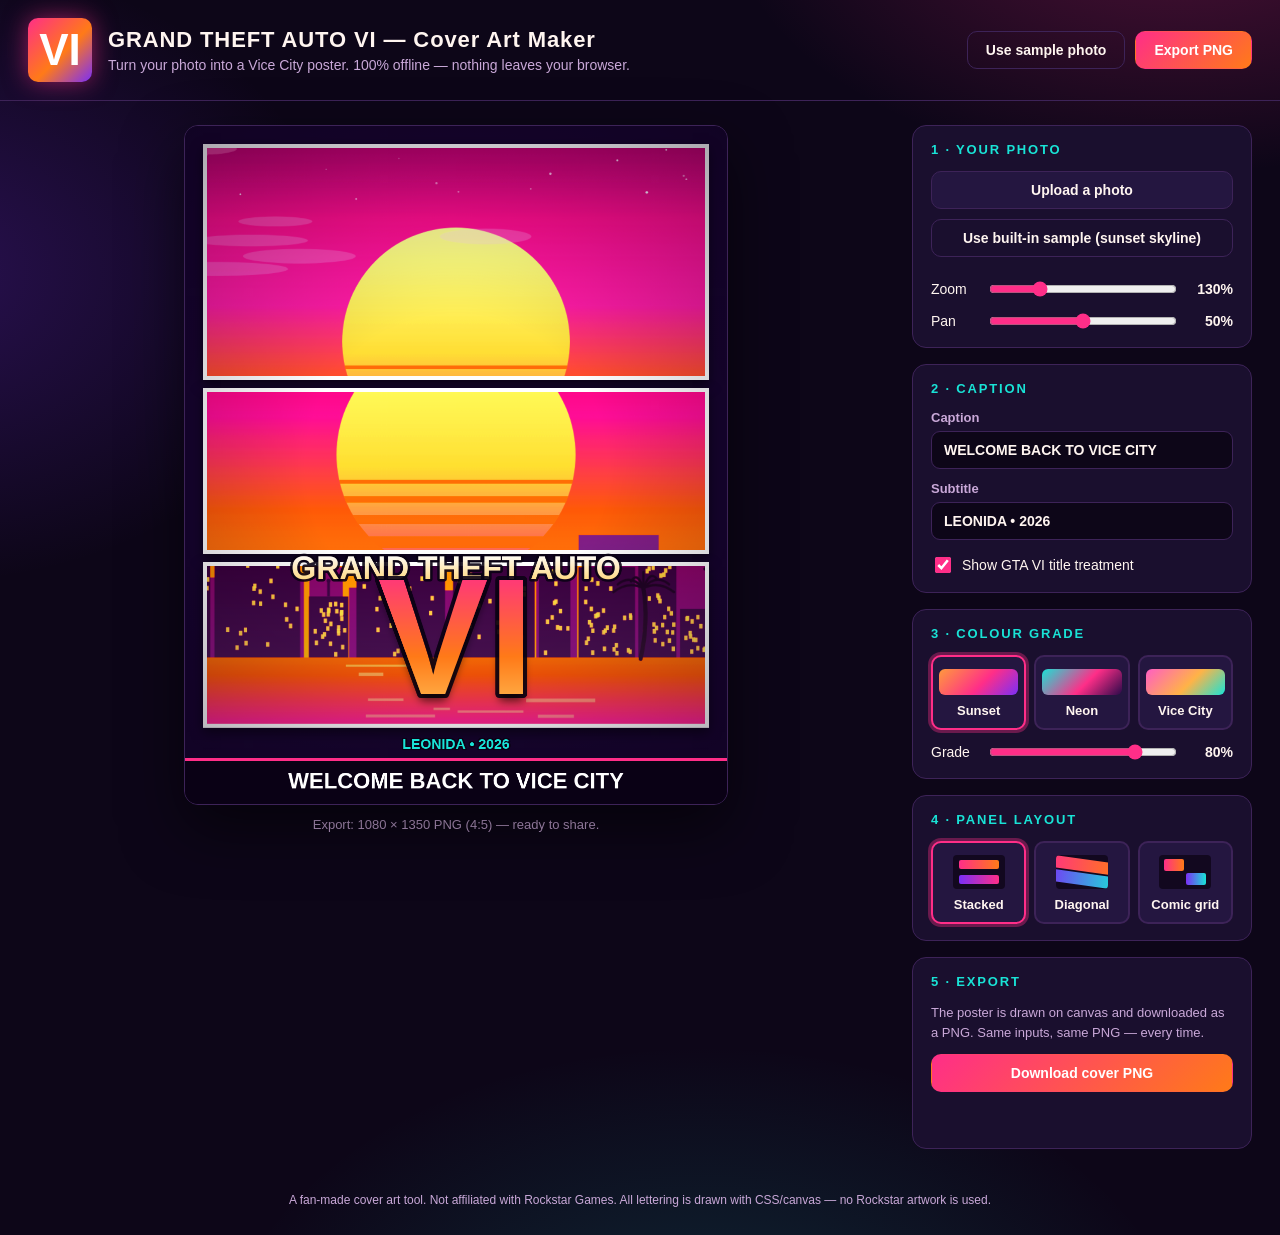
<file: app/index.html>
<!DOCTYPE html>
<html lang="en">
<head>
<meta charset="utf-8">
<meta name="viewport" content="width=device-width, initial-scale=1">
<title>GTA VI Cover Art Maker</title>
<link rel="icon" href="data:,">
<link rel="stylesheet" href="./style.css">
</head>
<body>
<header class="topbar">
  <div class="brand">
    <span class="vi-badge" aria-hidden="true">VI</span>
    <div class="brand-text">
      <h1>GRAND THEFT AUTO VI — Cover Art Maker</h1>
      <p>Turn your photo into a Vice City poster. 100% offline — nothing leaves your browser.</p>
    </div>
  </div>
  <div class="top-actions">
    <button id="sampleBtn" class="btn ghost" type="button">Use sample photo</button>
    <button id="exportBtn" class="btn primary" type="button">Export PNG</button>
  </div>
</header>

<main class="layout">
  <div class="preview-col">
    <div class="canvas-wrap" id="dropZone" tabindex="0" role="button" aria-label="Drop a photo here or click to upload">
      <canvas id="cover" width="1080" height="1350"></canvas>
      <span class="drop-hint" id="dropHint">Drop a photo here or click to upload</span>
      <input type="file" id="fileInput" accept="image/*" hidden>
    </div>
    <p class="size-note">Export: 1080 × 1350 PNG (4:5) — ready to share.</p>
  </div>

  <aside class="controls">
    <section class="panel">
      <h2>1 · Your photo</h2>
      <button id="uploadBtn" class="btn wide" type="button">Upload a photo</button>
      <button id="sampleBtn2" class="btn wide ghost" type="button">Use built-in sample (sunset skyline)</button>
      <label class="slider-row">
        <span>Zoom</span>
        <input type="range" id="zoom" min="100" max="220" value="130">
        <span class="val" id="zoomVal">130%</span>
      </label>
      <label class="slider-row">
        <span>Pan</span>
        <input type="range" id="pan" min="0" max="100" value="50">
        <span class="val" id="panVal">50%</span>
      </label>
    </section>

    <section class="panel">
      <h2>2 · Caption</h2>
      <label class="field-label" for="caption">Caption</label>
      <input type="text" id="caption" maxlength="48" value="WELCOME BACK TO VICE CITY" placeholder="Your caption, e.g. WELCOME BACK TO VICE CITY">
      <label class="field-label" for="subtitle">Subtitle</label>
      <input type="text" id="subtitle" maxlength="40" value="LEONIDA • 2026" placeholder="Small line, e.g. LEONIDA • 2026">
      <label class="check-row">
        <input type="checkbox" id="showTitle" checked>
        <span>Show GTA VI title treatment</span>
      </label>
    </section>

    <section class="panel">
      <h2>3 · Colour grade</h2>
      <div class="btn-group" role="radiogroup" aria-label="Colour grade">
        <button type="button" class="preset is-active" data-preset="sunset" role="radio" aria-checked="true"><span class="swatch sunset"></span>Sunset</button>
        <button type="button" class="preset" data-preset="neon" role="radio" aria-checked="false"><span class="swatch neon"></span>Neon</button>
        <button type="button" class="preset" data-preset="vice" role="radio" aria-checked="false"><span class="swatch vice"></span>Vice City</button>
      </div>
      <label class="slider-row">
        <span>Grade</span>
        <input type="range" id="grade" min="0" max="100" value="80">
        <span class="val" id="gradeVal">80%</span>
      </label>
    </section>

    <section class="panel">
      <h2>4 · Panel layout</h2>
      <div class="btn-group" role="radiogroup" aria-label="Panel layout">
        <button type="button" class="layout-btn is-active" data-layout="stacked" role="radio" aria-checked="true"><span class="thumb stacked"></span>Stacked</button>
        <button type="button" class="layout-btn" data-layout="diagonal" role="radio" aria-checked="false"><span class="thumb diagonal"></span>Diagonal</button>
        <button type="button" class="layout-btn" data-layout="grid" role="radio" aria-checked="false"><span class="thumb grid"></span>Comic grid</button>
      </div>
    </section>

    <section class="panel">
      <h2>5 · Export</h2>
      <p class="hint">The poster is drawn on canvas and downloaded as a PNG. Same inputs, same PNG — every time.</p>
      <button id="exportBtn2" class="btn primary wide" type="button">Download cover PNG</button>
      <p class="status" id="status" role="status"></p>
    </section>
  </aside>
</main>

<footer>A fan-made cover art tool. Not affiliated with Rockstar Games. All lettering is drawn with CSS/canvas — no Rockstar artwork is used.</footer>

<script src="./app.js"></script>
</body>
</html>
</file>
<file: app/style.css>
:root {
  --bg: #0d0618;
  --panel: #1a0f2e;
  --panel2: #241640;
  --ink: #fff5f0;
  --muted: #c9a8d8;
  --pink: #ff2e88;
  --orange: #ff7a18;
  --purple: #7b2ff7;
  --teal: #19e3d6;
  --line: #3d2358;
}

* { box-sizing: border-box; }

body {
  margin: 0;
  color: var(--ink);
  font-family: "Segoe UI", "Helvetica Neue", Arial, sans-serif;
  background:
    radial-gradient(700px 420px at 92% -8%, rgba(255, 46, 136, 0.28), transparent 65%),
    radial-gradient(640px 480px at -6% 22%, rgba(123, 47, 247, 0.25), transparent 65%),
    radial-gradient(760px 520px at 55% 112%, rgba(25, 227, 214, 0.16), transparent 65%),
    var(--bg);
  min-height: 100vh;
}

/* ---------- Top bar ---------- */
.topbar {
  display: flex;
  justify-content: space-between;
  align-items: center;
  flex-wrap: wrap;
  gap: 14px;
  padding: 18px 28px;
  border-bottom: 1px solid var(--line);
}

.brand { display: flex; align-items: center; gap: 16px; min-width: 0; }

.vi-badge {
  flex: 0 0 auto;
  display: inline-flex;
  align-items: center;
  justify-content: center;
  width: 64px;
  height: 64px;
  font-size: 44px;
  font-weight: 900;
  line-height: 1;
  color: #fff;
  background: linear-gradient(135deg, var(--pink), var(--orange) 55%, var(--purple));
  border-radius: 10px;
  box-shadow: 0 0 24px rgba(255, 46, 136, 0.55);
}

.brand-text h1 {
  margin: 0;
  font-size: 22px;
  font-weight: 800;
  letter-spacing: 0.04em;
}

.brand-text p {
  margin: 4px 0 0;
  color: var(--muted);
  font-size: 14px;
}

.top-actions { display: flex; gap: 10px; flex-wrap: wrap; }

/* ---------- Buttons ---------- */
.btn {
  appearance: none;
  border: 1px solid var(--line);
  background: var(--panel2);
  color: var(--ink);
  border-radius: 10px;
  padding: 10px 18px;
  font-size: 14px;
  font-weight: 600;
  font-family: inherit;
  cursor: pointer;
  transition: transform 0.12s ease, box-shadow 0.12s ease, background 0.12s ease;
}

.btn:hover { transform: translateY(-1px); box-shadow: 0 6px 18px rgba(0, 0, 0, 0.45); }
.btn:active { transform: translateY(0); }
.btn:focus-visible { outline: 2px solid var(--teal); outline-offset: 2px; }
.btn:disabled { opacity: 0.65; cursor: wait; }

.btn.primary {
  background: linear-gradient(135deg, var(--pink), var(--orange));
  border-color: transparent;
  color: #fff;
}

.btn.ghost { background: transparent; }
.btn.wide { width: 100%; margin-bottom: 10px; }

/* ---------- Layout ---------- */
.layout {
  display: grid;
  grid-template-columns: 1fr 340px;
  gap: 28px;
  max-width: 1280px;
  margin: 0 auto;
  padding: 24px 28px;
}

.preview-col { position: sticky; top: 16px; align-self: start; }

.canvas-wrap {
  position: relative;
  border: 1px solid var(--line);
  border-radius: 14px;
  overflow: hidden;
  background: #150a26;
  box-shadow: 0 24px 60px rgba(0, 0, 0, 0.55);
  cursor: pointer;
}

.canvas-wrap:focus-visible { outline: 2px solid var(--teal); outline-offset: 3px; }
.canvas-wrap.dragging { outline: 2px dashed var(--teal); outline-offset: -2px; }

.canvas-wrap canvas { display: block; width: 100%; height: auto; }

@media (min-width: 901px) {
  .canvas-wrap { max-width: min(100%, calc((100vh - 220px) * 0.8)); margin: 0 auto; }
}

.drop-hint {
  position: absolute;
  top: 12px;
  left: 50%;
  transform: translateX(-50%);
  padding: 8px 14px;
  border: 1px solid rgba(255, 255, 255, 0.5);
  border-radius: 999px;
  background: rgba(13, 6, 24, 0.72);
  color: #fff;
  font-size: 13px;
  font-weight: 600;
  white-space: nowrap;
  opacity: 0;
  pointer-events: none;
  transition: opacity 0.15s ease;
}

.canvas-wrap:hover .drop-hint,
.canvas-wrap:focus .drop-hint,
.canvas-wrap:focus-within .drop-hint,
.canvas-wrap.dragging .drop-hint { opacity: 1; }

.size-note {
  margin: 12px 0 0;
  text-align: center;
  color: var(--muted);
  font-size: 13px;
}

/* ---------- Controls ---------- */
.controls { display: flex; flex-direction: column; gap: 16px; min-width: 0; }

.panel {
  background: var(--panel);
  border: 1px solid var(--line);
  border-radius: 14px;
  padding: 16px 18px;
}

.panel h2 {
  margin: 0 0 14px;
  font-size: 13px;
  font-weight: 700;
  letter-spacing: 0.14em;
  text-transform: uppercase;
  color: var(--teal);
}

.field-label {
  display: block;
  margin: 12px 0 6px;
  font-size: 13px;
  font-weight: 600;
  color: var(--muted);
}

.field-label:first-of-type { margin-top: 0; }

input[type="text"] {
  width: 100%;
  padding: 10px 12px;
  border: 1px solid var(--line);
  border-radius: 9px;
  background: var(--bg);
  color: var(--ink);
  font-size: 14px;
  font-weight: 600;
  font-family: inherit;
}

input[type="text"]:focus { outline: 2px solid var(--pink); outline-offset: 1px; }

.check-row {
  display: flex;
  align-items: center;
  gap: 8px;
  margin-top: 14px;
  font-size: 14px;
  cursor: pointer;
}

.check-row input { accent-color: var(--pink); width: 16px; height: 16px; }

.slider-row {
  display: flex;
  align-items: center;
  gap: 12px;
  margin-top: 12px;
  font-size: 14px;
}

.slider-row > span:first-child { flex: 0 0 auto; min-width: 44px; }
.slider-row input[type="range"] { flex: 1; accent-color: var(--pink); min-width: 0; }
.slider-row .val { min-width: 42px; text-align: right; font-weight: 700; }

.btn-group { display: flex; gap: 8px; }

.preset, .layout-btn {
  flex: 1;
  display: flex;
  flex-direction: column;
  align-items: center;
  gap: 8px;
  padding: 12px 6px 10px;
  border: 2px solid var(--line);
  border-radius: 10px;
  background: var(--panel2);
  color: var(--ink);
  font-size: 13px;
  font-weight: 600;
  font-family: inherit;
  cursor: pointer;
  min-width: 0;
}

.preset:hover, .layout-btn:hover { border-color: var(--muted); }
.preset:focus-visible, .layout-btn:focus-visible { outline: 2px solid var(--teal); outline-offset: 2px; }

.preset.is-active, .layout-btn.is-active {
  border-color: var(--pink);
  box-shadow: 0 0 0 3px rgba(255, 46, 136, 0.35);
}

.swatch {
  display: block;
  width: 100%;
  height: 26px;
  border-radius: 6px;
}

.swatch.sunset { background: linear-gradient(135deg, #ff9a3d, #ff2e88 55%, #7b2ff7); }
.swatch.neon { background: linear-gradient(135deg, #19e3d6, #ff2e88 55%, #2b0a4a); }
.swatch.vice { background: linear-gradient(135deg, #ff5ec4, #ffb347 55%, #19e3d6); }

.thumb {
  display: block;
  width: 52px;
  height: 34px;
  border-radius: 4px;
  background: #12081f;
  position: relative;
  overflow: hidden;
}

.thumb.stacked::before,
.thumb.stacked::after {
  content: "";
  position: absolute;
  left: 6px;
  right: 6px;
  height: 9px;
  border-radius: 2px;
  background: linear-gradient(90deg, var(--pink), var(--orange));
}
.thumb.stacked::before { top: 5px; }
.thumb.stacked::after { bottom: 5px; background: linear-gradient(90deg, var(--purple), var(--pink)); }

.thumb.diagonal::before,
.thumb.diagonal::after {
  content: "";
  position: absolute;
  left: -12px;
  right: -12px;
  height: 12px;
  border-radius: 2px;
}
.thumb.diagonal::before {
  top: 4px;
  transform: rotate(8deg);
  background: linear-gradient(90deg, var(--pink), var(--orange));
}
.thumb.diagonal::after {
  bottom: 4px;
  transform: rotate(8deg);
  background: linear-gradient(90deg, var(--purple), var(--teal));
}

.thumb.grid::before,
.thumb.grid::after {
  content: "";
  position: absolute;
  border-radius: 2px;
}
.thumb.grid::before {
  top: 4px;
  left: 5px;
  width: 20px;
  height: 12px;
  background: linear-gradient(90deg, var(--pink), var(--orange));
}
.thumb.grid::after {
  bottom: 4px;
  right: 5px;
  width: 20px;
  height: 12px;
  background: linear-gradient(90deg, var(--purple), var(--teal));
}

.hint { margin: 0 0 12px; color: var(--muted); font-size: 13px; line-height: 1.5; }

.status { margin: 12px 0 0; min-height: 18px; font-size: 13px; font-weight: 600; color: var(--teal); }

footer {
  padding: 20px 28px 28px;
  text-align: center;
  color: var(--muted);
  font-size: 12px;
}

/* ---------- Screenshot mode (?shot=cover): poster only ---------- */
body.shot-cover .topbar,
body.shot-cover .controls,
body.shot-cover footer,
body.shot-cover .size-note { display: none; }
body.shot-cover .layout { display: block; max-width: none; padding: 0; }
body.shot-cover .preview-col { position: static; }
body.shot-cover .canvas-wrap { max-width: none; border: none; border-radius: 0; box-shadow: none; }

/* ---------- Mobile ---------- */
@media (max-width: 900px) {
  .layout { grid-template-columns: 1fr; padding: 16px; gap: 20px; }
  .preview-col { position: static; }
  .topbar { padding: 14px 16px; }
  .brand-text h1 { font-size: 19px; }
  .vi-badge { width: 52px; height: 52px; font-size: 36px; }
}
</file>
